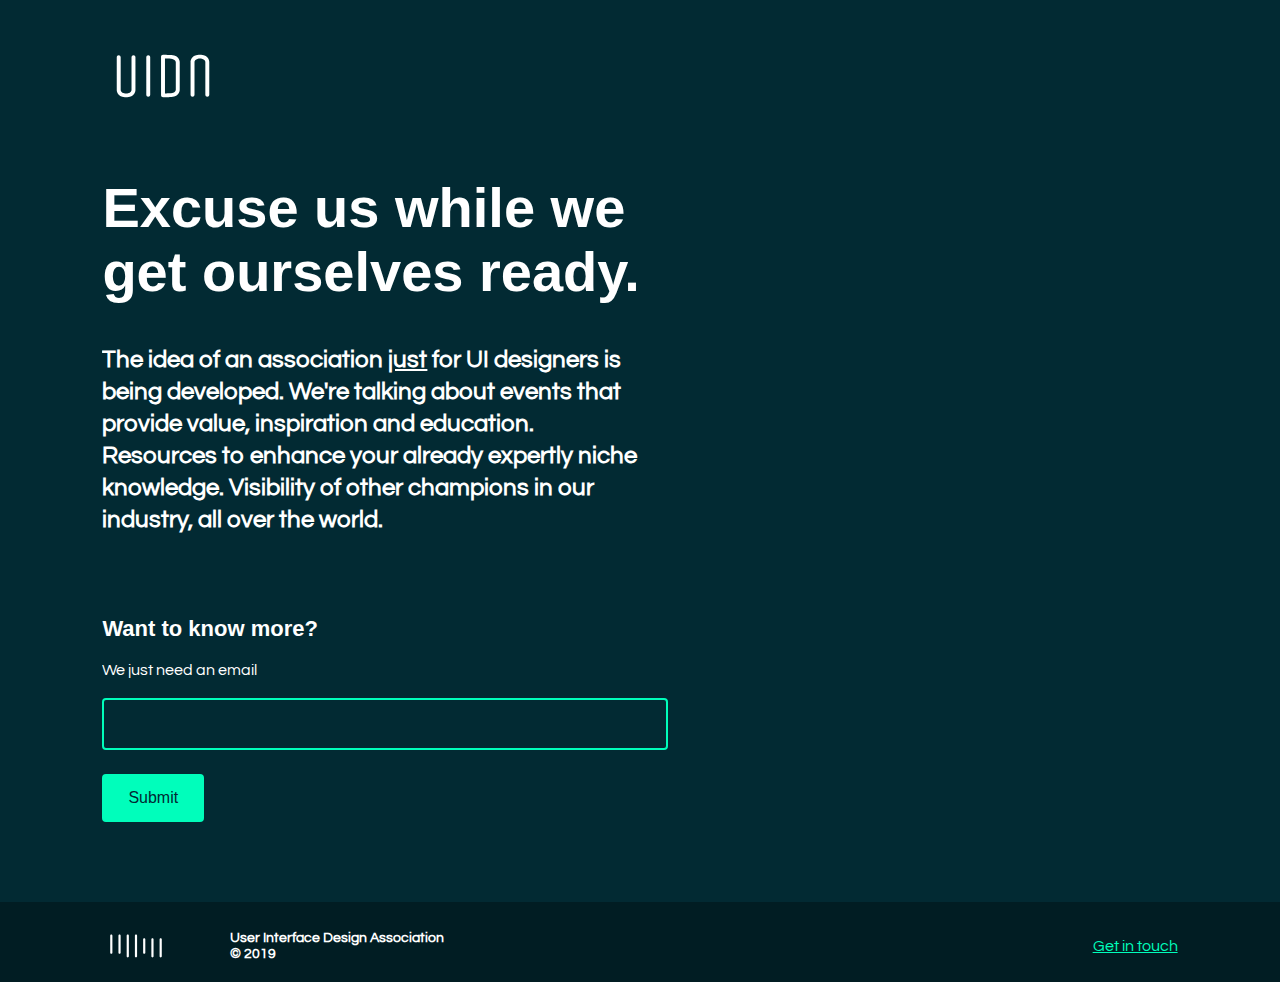
<file: index.html>
<?php
/*
 * ================
 * Error reporting.
 * ================
 */
error_reporting(E_ALL);
ini_set('display_errors', 0); // SET IT TO 0 ON A LIVE SERVER !!!

/*
 * ==================================================================
 * Execute operations upon form submit (store form data in date.csv).
 * ==================================================================
 */
include 'php/create-csv.php';
?>
<!DOCTYPE html>
<html>
    <head>
        <meta http-equiv="X-UA-Compatible" content="IE=edge,chrome=1" />
        <meta name="viewport" content="width=device-width, initial-scale=1, user-scalable=yes" />
        <meta charset="UTF-8" />
        <!-- The above 3 meta tags must come first in the head -->
        
        <title>User Interface Design Association</title>
    	<meta name="description" content="">
        <meta name="keywords" content="user, interface, design, association, uida, visual, designer, product, group, organisation, digital, screen, designers, melbourne, events, information, resources, case, studies, learn">
        <meta name="viewport" content="width=device-width, initial-scale=1.0">
        <meta charset="UTF-8">
        <link href="https://fonts.googleapis.com/css?family=Questrial&display=swap" rel="stylesheet">
        <link rel="stylesheet" type="text/css" href="style.css">
        <link rel="apple-touch-icon" sizes="180x180" href="/fav/apple-touch-icon.png">
        <link rel="icon" type="image/png" sizes="32x32" href="/fav/favicon-32x32.png">
        <link rel="icon" type="image/png" sizes="16x16" href="/fav/favicon-16x16.png">
        <link rel="manifest" href="/fav/site.webmanifest">
        <link rel="mask-icon" href="/fav/safari-pinned-tab.svg" color="#5bbad5">
        <meta name="msapplication-TileColor" content="#da532c">
        <meta name="theme-color" content="#ffffff">
        <!-- Global site tag (gtag.js) - Google Analytics -->
        <script async src="https://www.googletagmanager.com/gtag/js?id=UA-148032595-1"></script>
        <script>
          window.dataLayer = window.dataLayer || [];
          function gtag(){dataLayer.push(arguments);}
          gtag('js', new Date());
        
          gtag('config', 'UA-148032595-1');
        </script>

    </head>
    <body>
        <div id="wrapper">
        
            <div id="mainDiv">
                
                <div id="header">
                    <div class="logo">
            	        <a href="http://uida.co"><img src="img/UIDA-LogoMaster-01.svg" height="72px"></a>
                    </div>
                    <div id="headerRight"></div>
                </div>
                <div class="break40"></div>
                <div class="content">
                    <h1>Excuse us while we get ourselves ready.</h1>
                    <div class="break40"></div>
                    <h2>The idea of an association <strong>just</strong> for UI designers is being developed. We're talking about events that provide value, inspiration and education. Resources to enhance your already expertly niche knowledge. Visibility of other champions in our industry, all over the world.</h2>
                    <div class="break80"></div>
                    <div id="emailCap">
                        <form action="" method="post">
                            <h3>Want to know more?</h3>
                            <p>We just need an email</p>
                            <input required type="email" name="femail" id="femail">
                            <div class="break24"></div>
                            <input type="submit" name="submit" id="submit" value="Submit">
                        </form>
                    </div>
                </div>
            </div>
    	    <div class="break80"></div>
    	    <div id="bottomDiv">
    	    
        	    <div id= "footer">
            	    <div id="footerLogo">
            	        <img src="img/UIDA-LogoAlt-02.svg" height="40px" padding-right="64px">
            	    </div>
            	    <div id="footerLeft">
            	        <h6>User Interface Design Association<br>© 2019</h6>
            	    </div>
            	    <div id="footerRight">
            	        <div class="menu>">
                	        <a href="mailto:hello@uida.co">Get in touch</a>
                	    </div>
            	    </div>
            	</div>
    	    </div>
        </div>
    </body>
</html>
</file>
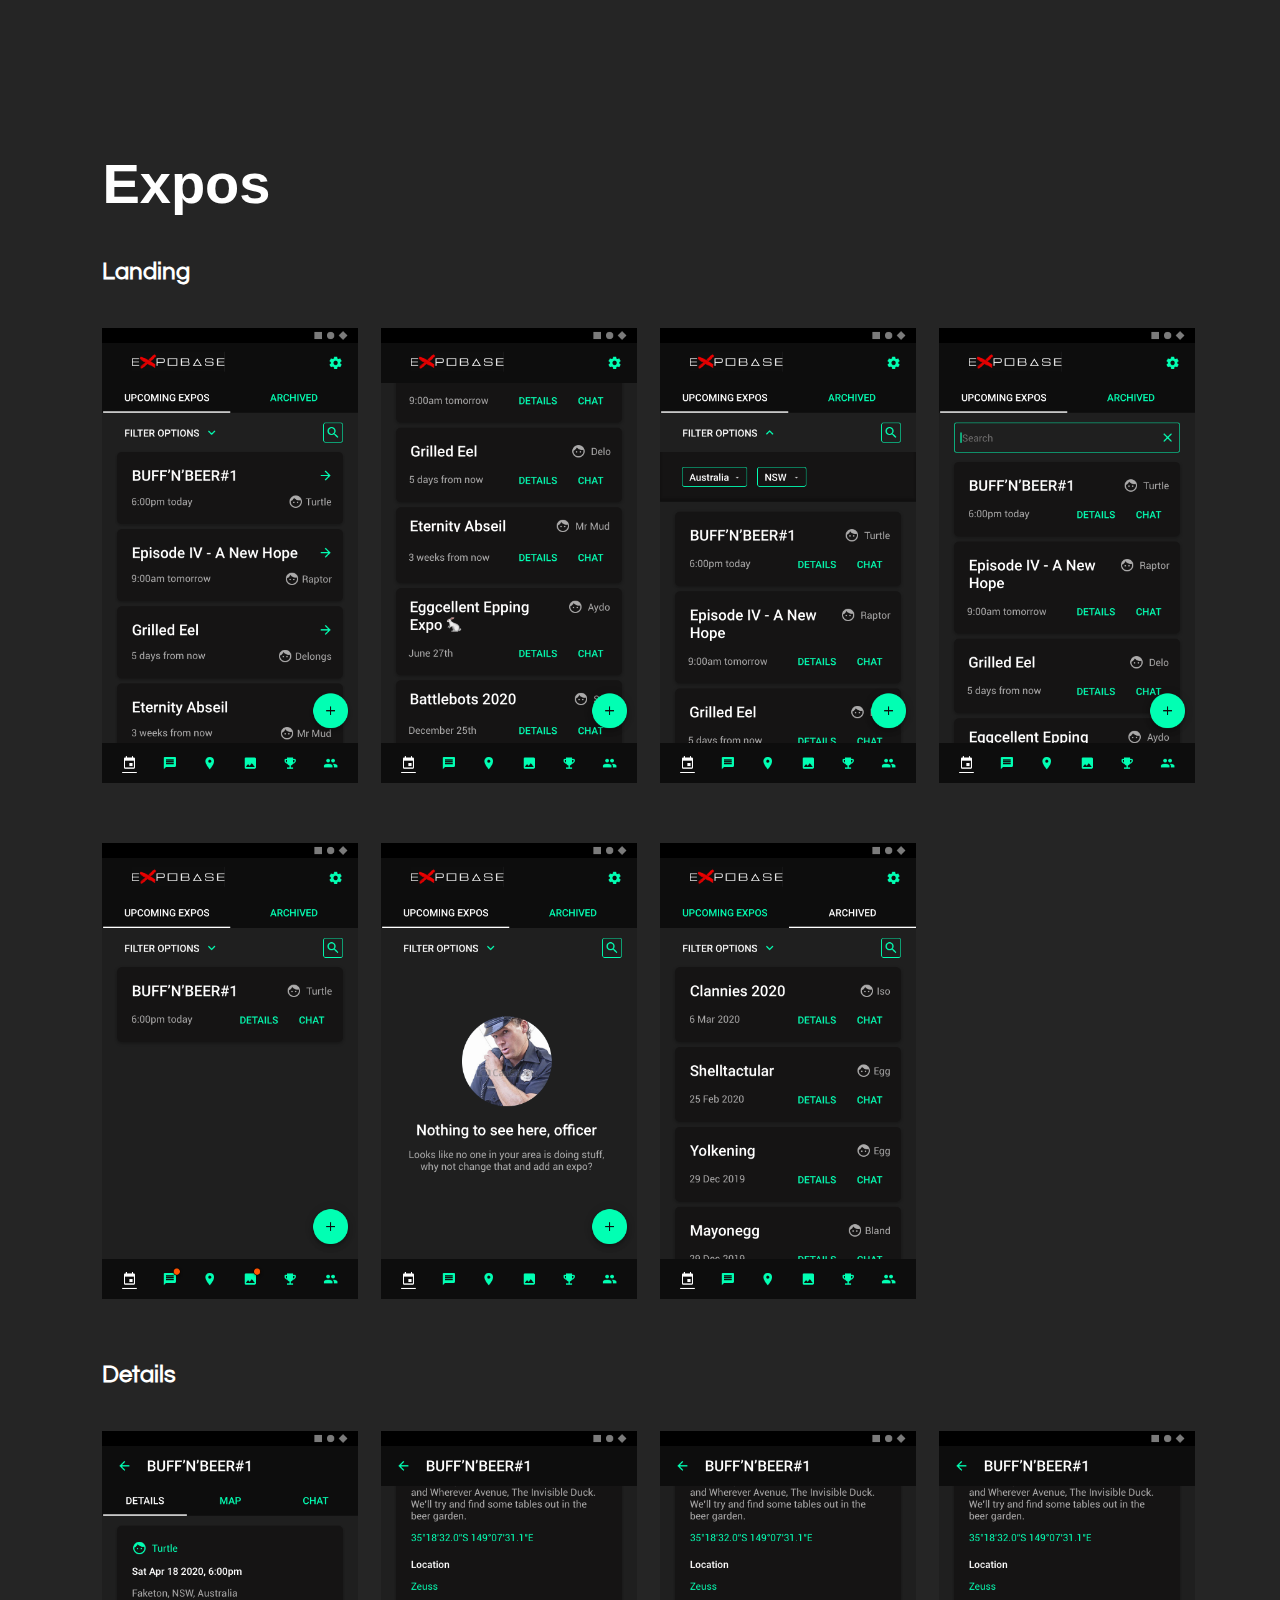
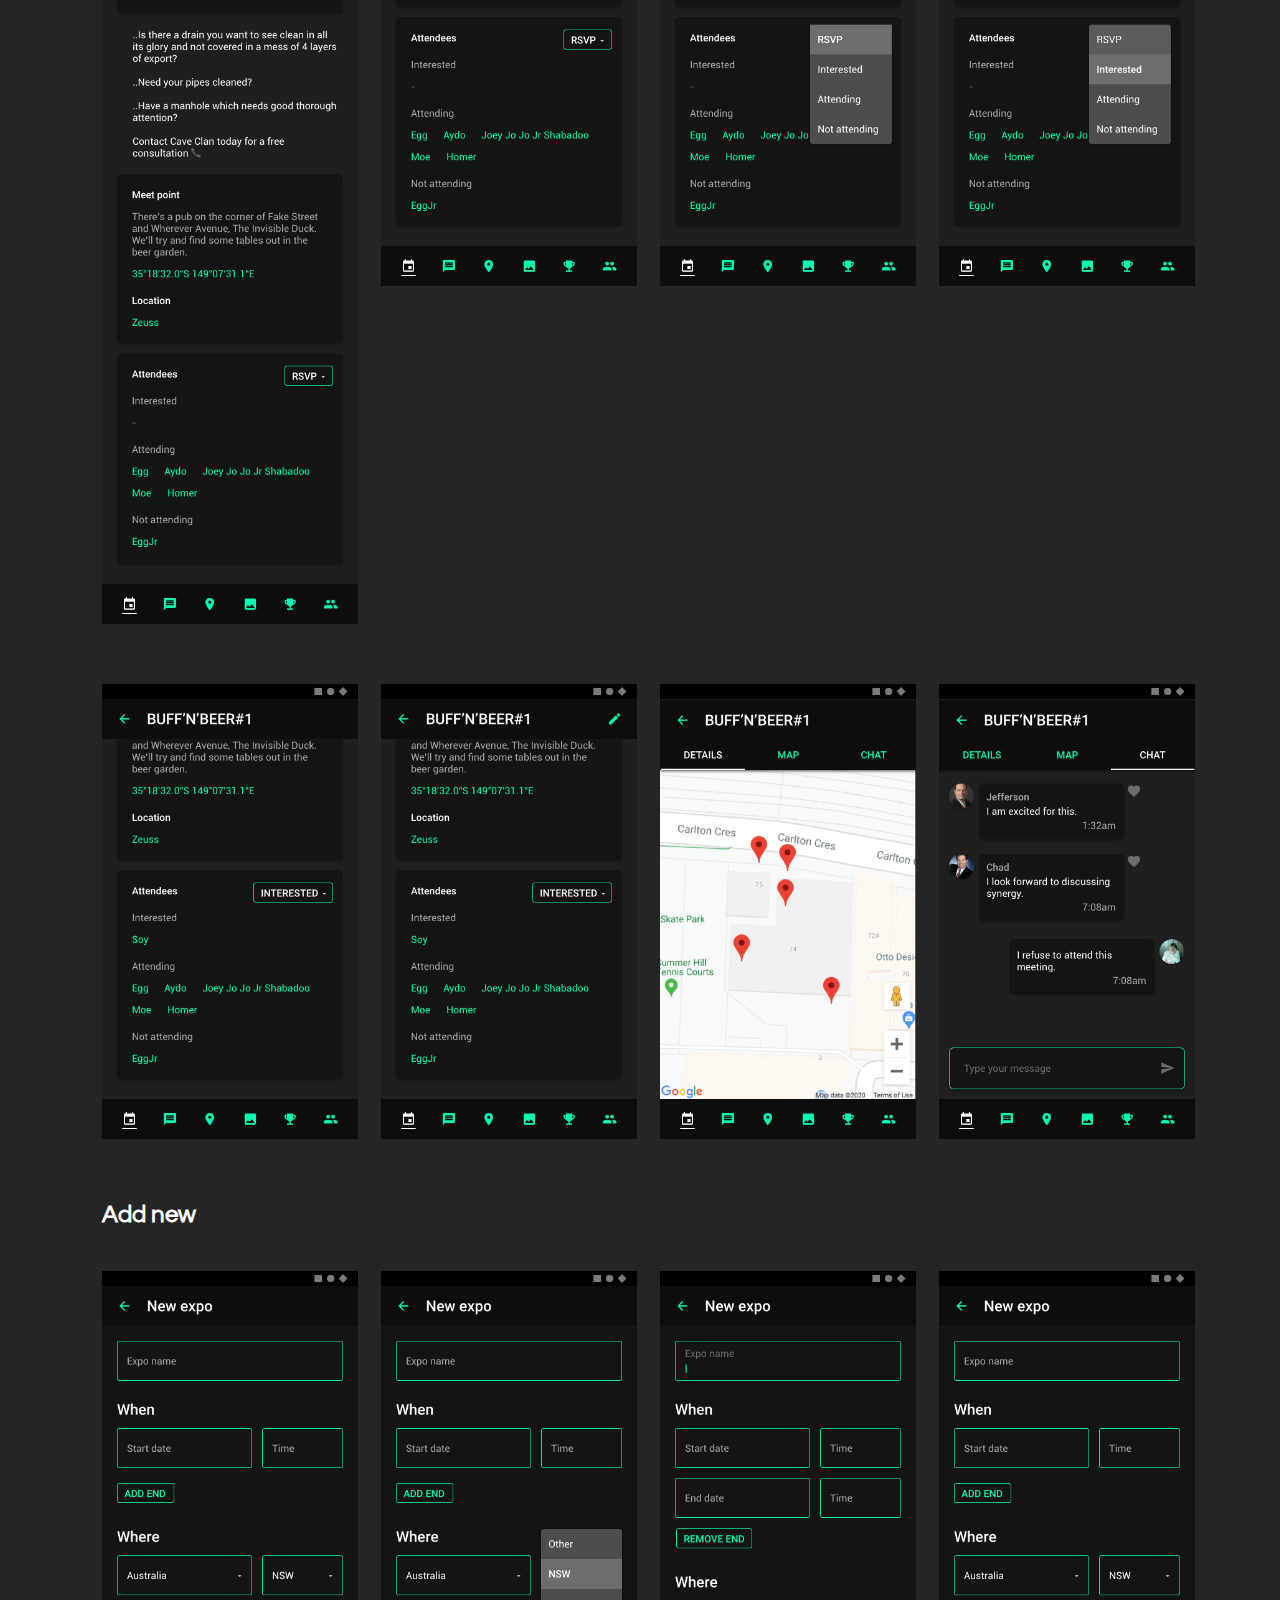
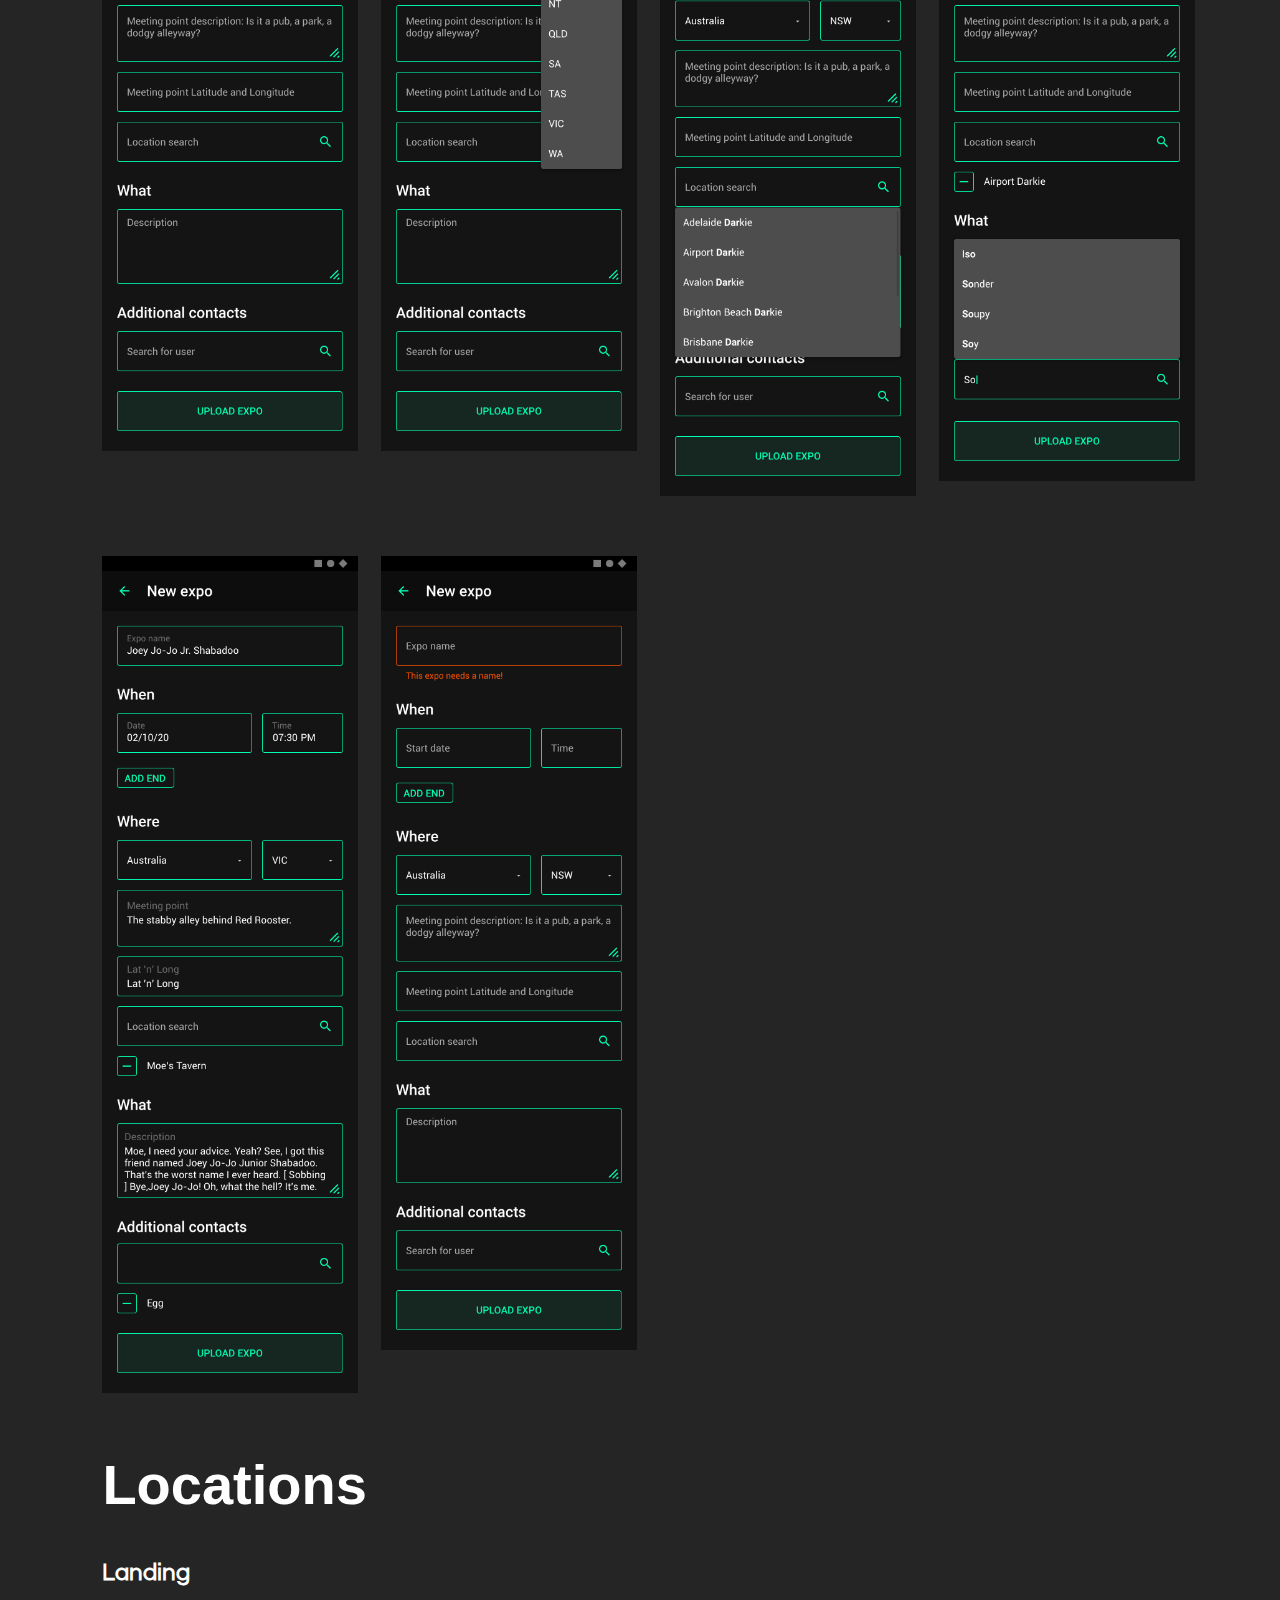
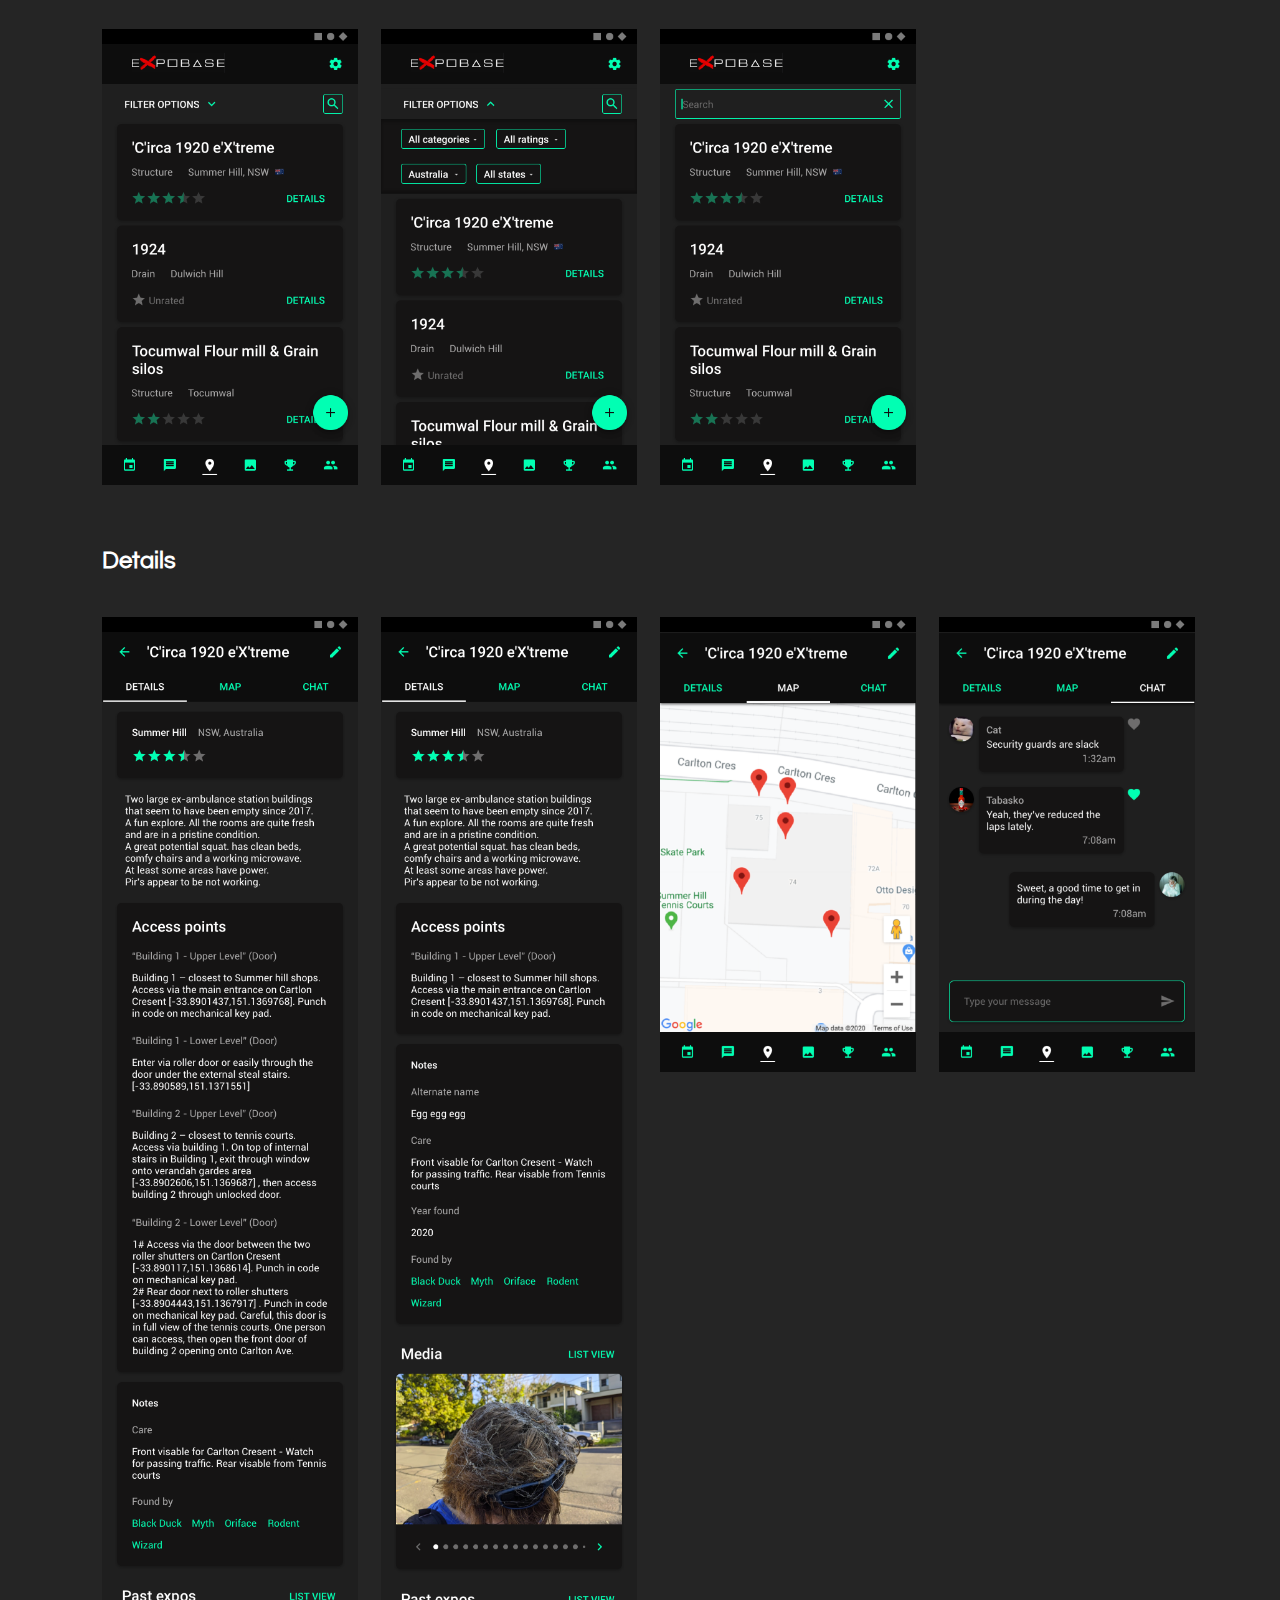
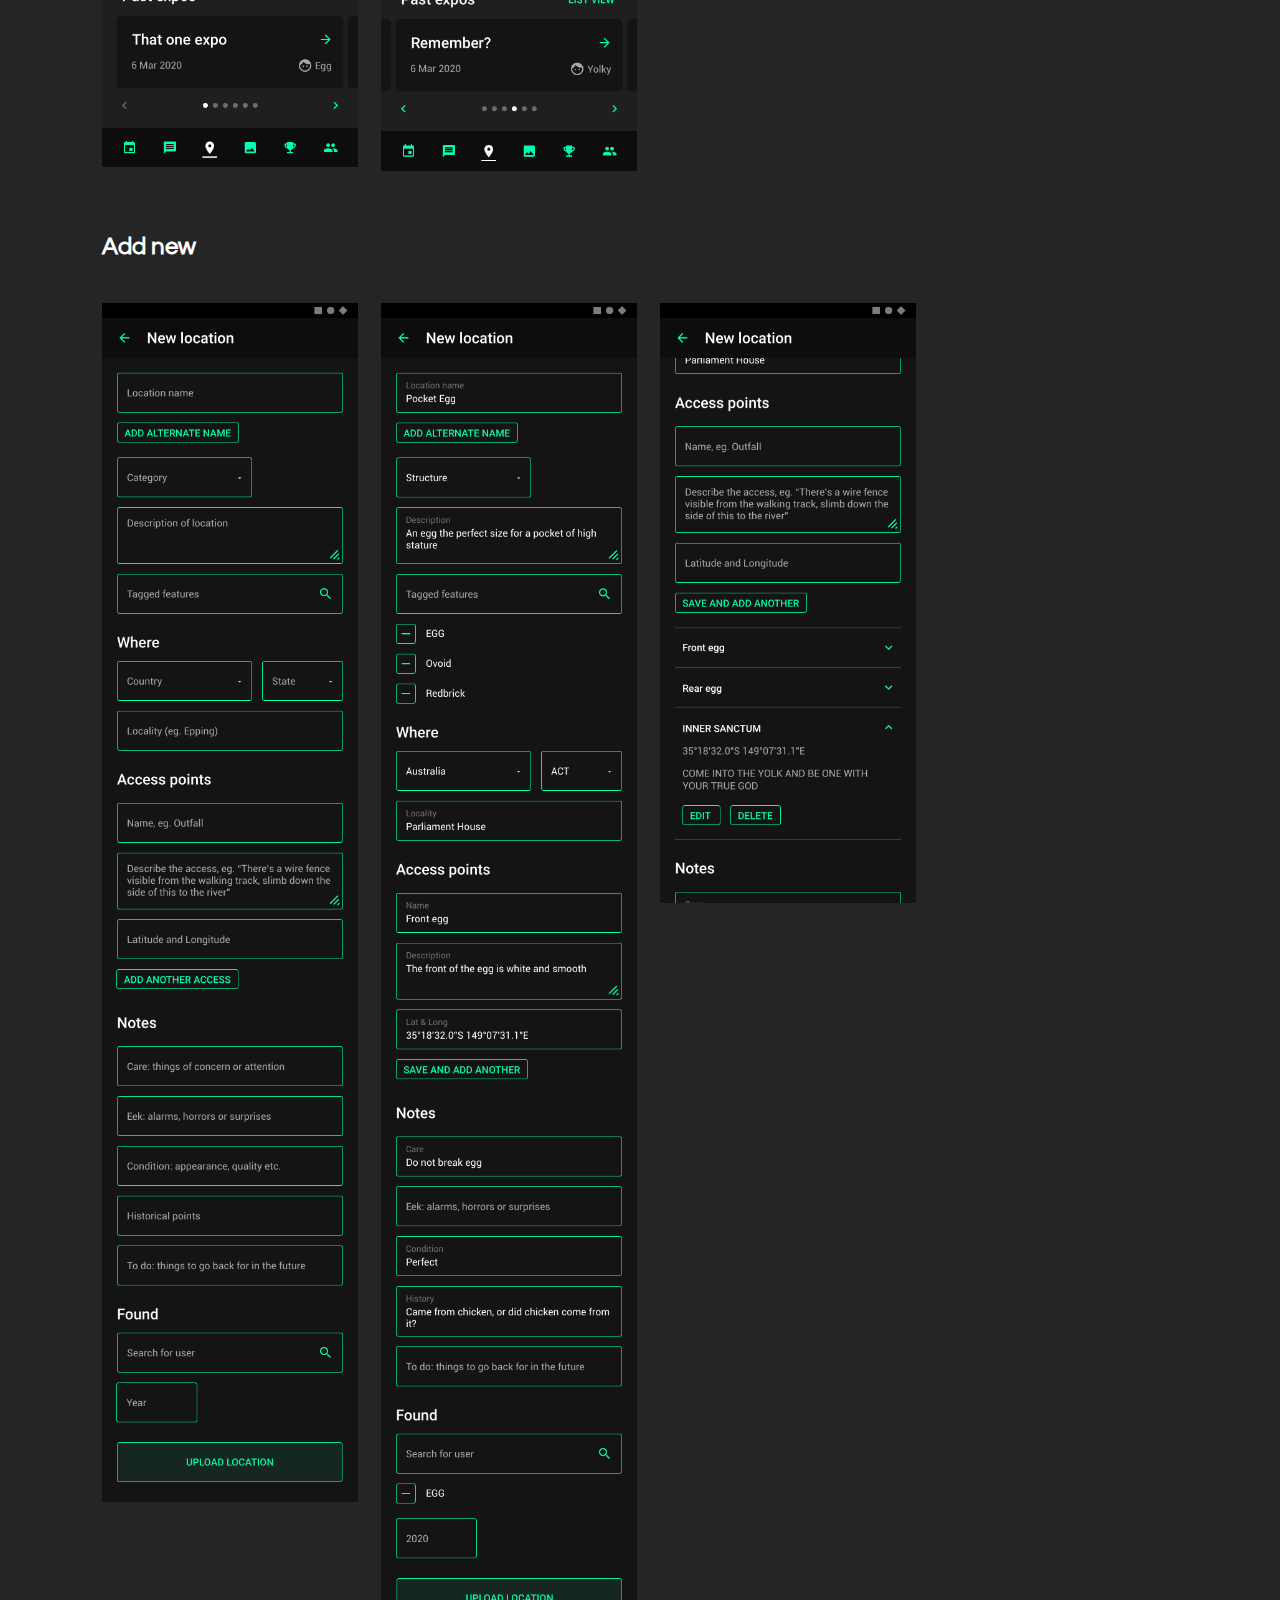
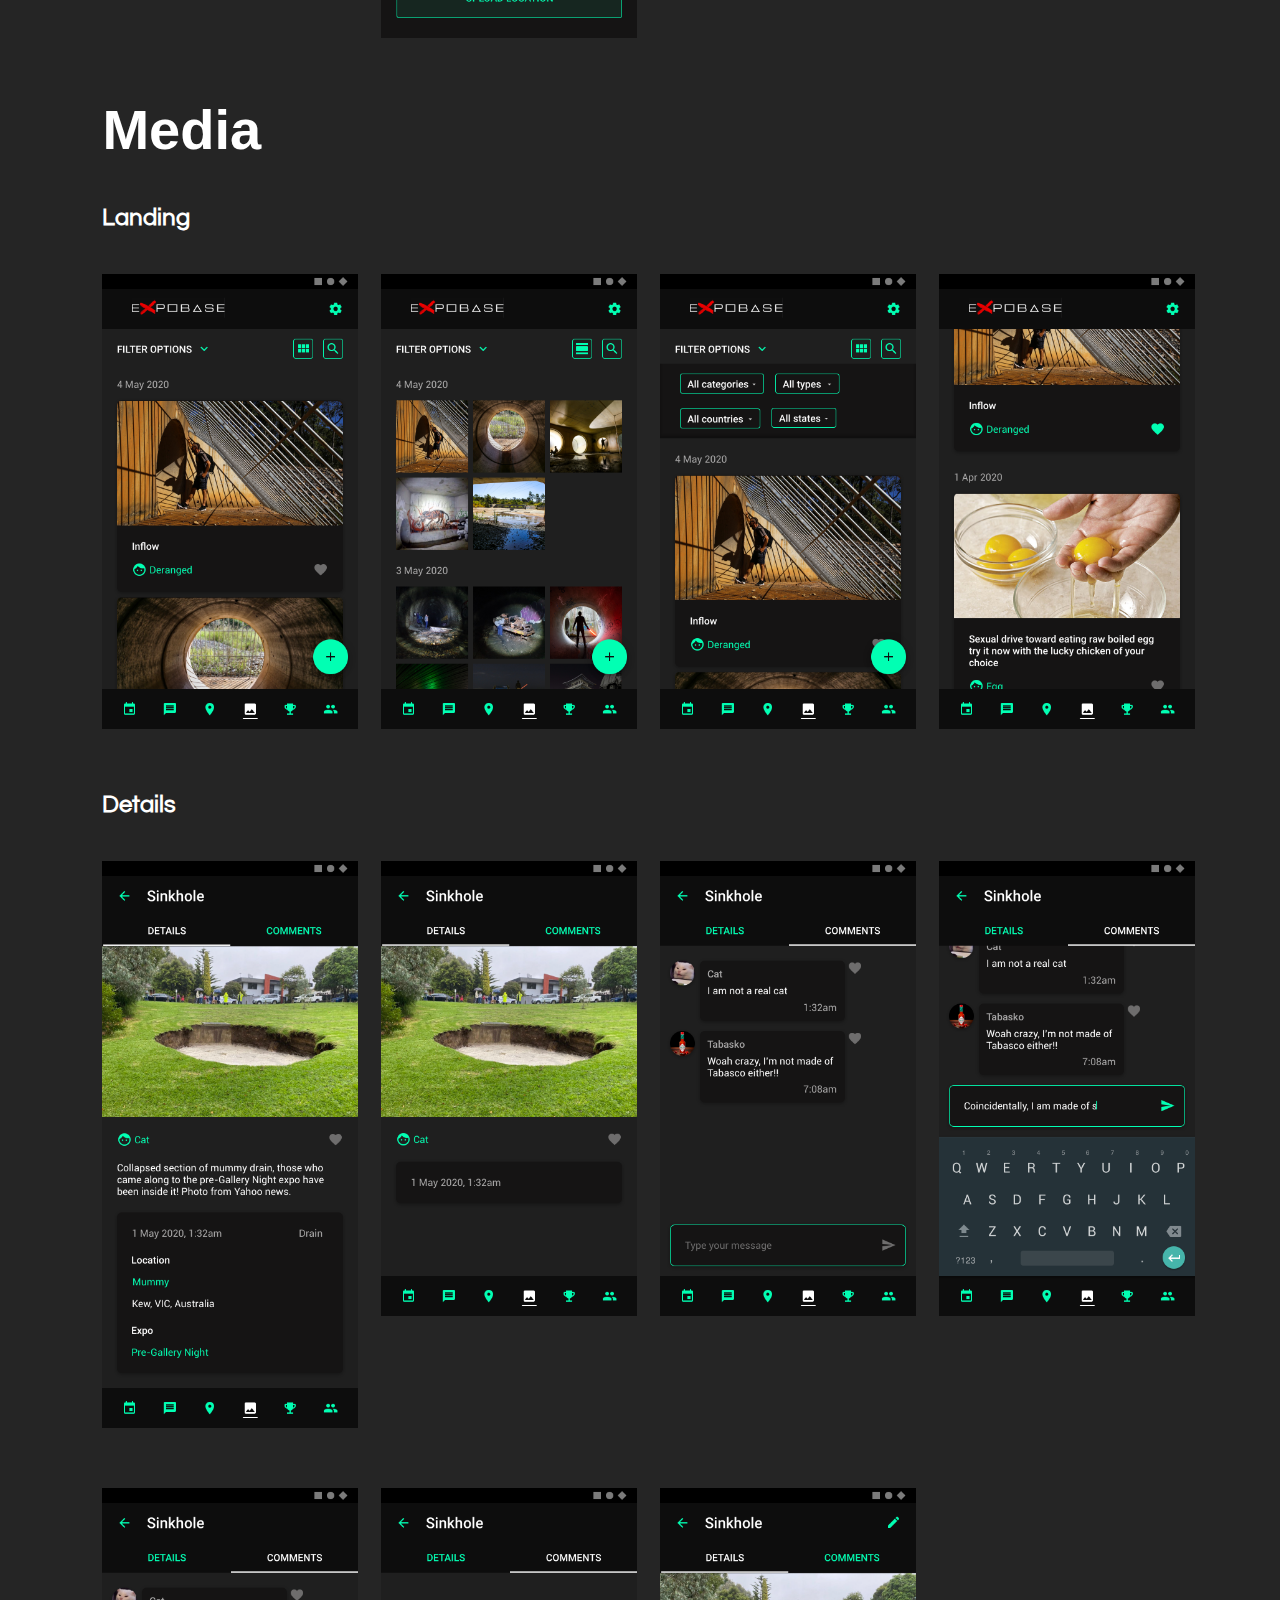
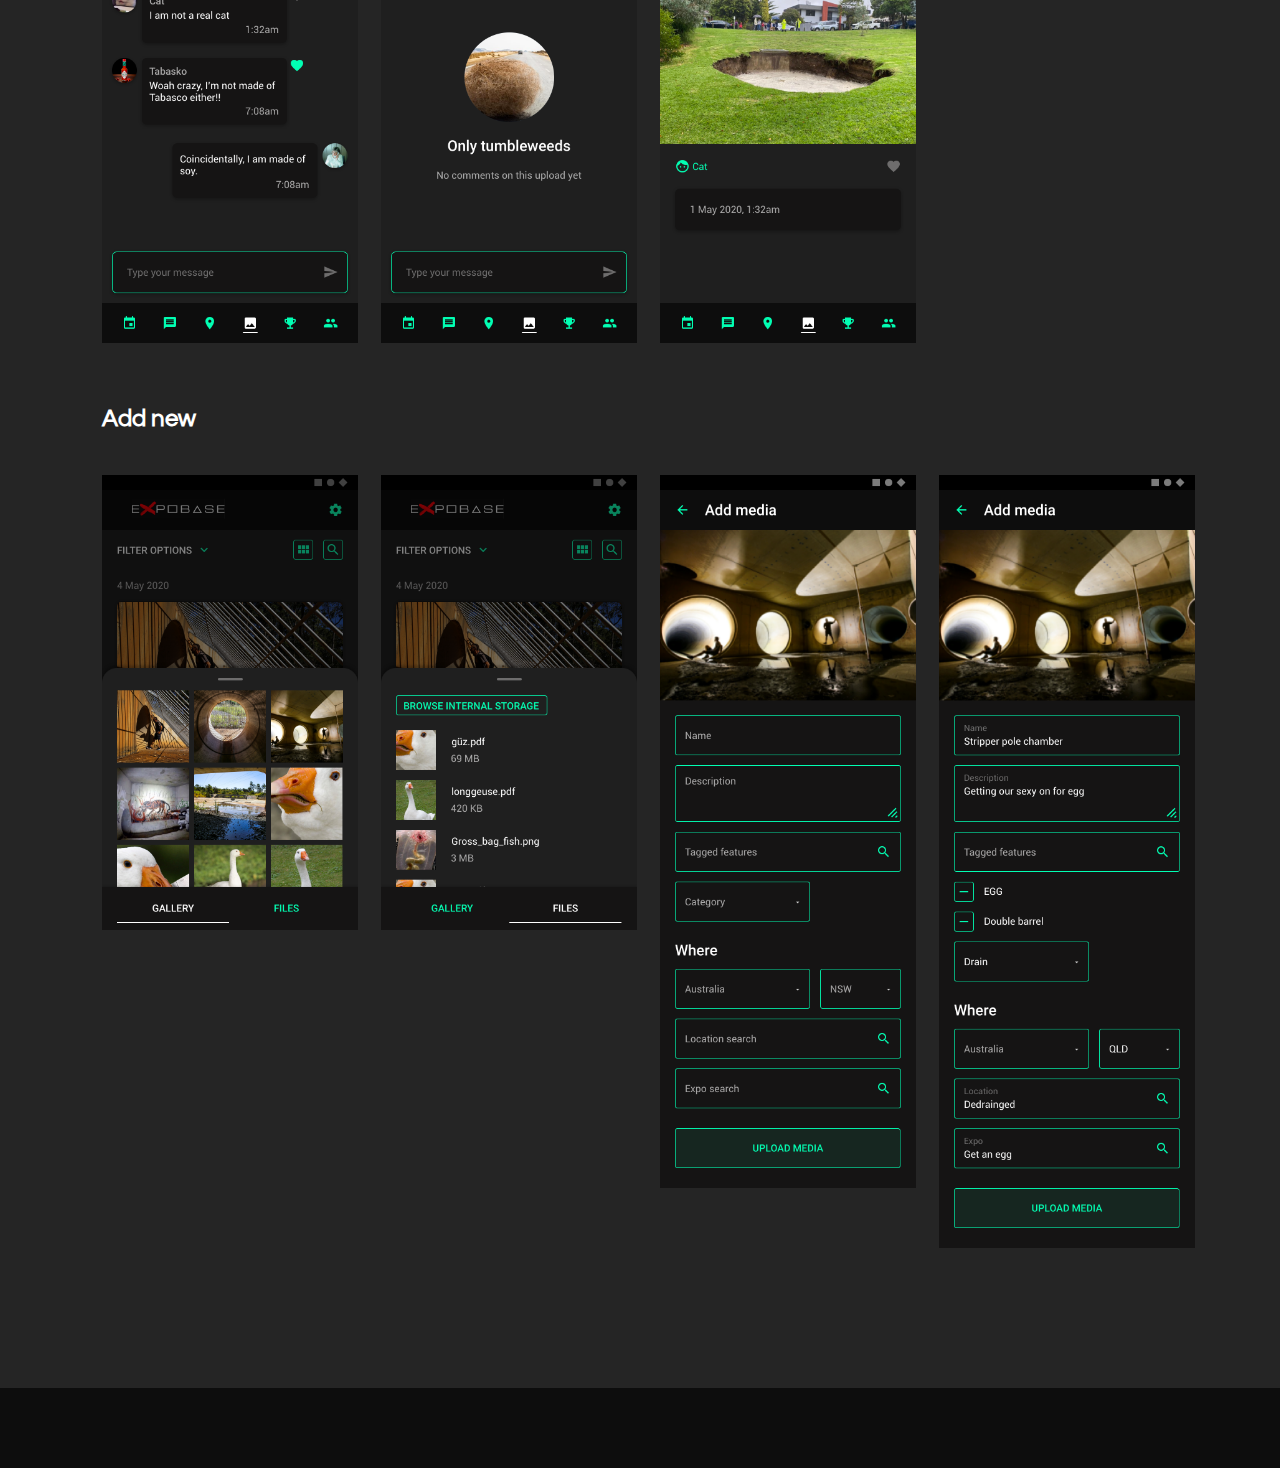
<file: eb.html>
<!DOCTYPE html>
<html>
    <head>
        <meta http-equiv="X-UA-Compatible" content="IE=edge,chrome=1" />
        <meta name="viewport" content="width=device-width, initial-scale=1, user-scalable=yes" />
        <meta charset="UTF-8" />
        <!-- The above 3 meta tags must come first in the head -->
        
        <title>User Interface Design Association</title>
    	<meta name="description" content="">
        <meta name="keywords" content="user, interface, design, association, uida, visual, designer, product, group, organisation, digital, screen, designers, melbourne, events, information, resources, case, studies, learn">
        <meta name="viewport" content="width=device-width, initial-scale=1.0">
        <meta charset="UTF-8">
        <link href="https://fonts.googleapis.com/css?family=Questrial&display=swap" rel="stylesheet">
        <link href="https://fonts.googleapis.com/css2?family=Roboto:wght@400;500&display=swap" rel="stylesheet">
        <link rel="stylesheet" type="text/css" href="style.css">
        <link rel="apple-touch-icon" sizes="180x180" href="/fav/apple-touch-icon.png">
        <link rel="icon" type="image/png" sizes="32x32" href="/fav/favicon-32x32.png">
        <link rel="icon" type="image/png" sizes="16x16" href="/fav/favicon-16x16.png">
        <link rel="manifest" href="/fav/site.webmanifest">
        <link rel="mask-icon" href="/fav/safari-pinned-tab.svg" color="#5bbad5">
        <meta name="msapplication-TileColor" content="#da532c">
        <meta name="theme-color" content="#ffffff">
        <!-- Global site tag (gtag.js) - Google Analytics -->
        <script async src="https://www.googletagmanager.com/gtag/js?id=UA-148032595-1"></script>
        <script>
          window.dataLayer = window.dataLayer || [];
          function gtag(){dataLayer.push(arguments);}
          gtag('js', new Date());
        
          gtag('config', 'UA-148032595-1');
        </script>

    </head>
    <body style="background-color: #252525;">
        <div id="wrapper">
        
            <div id="eb">
                <div id="header"></div>

                    <h1>Expos</h1>
                    <div class="break40"></div>

                        <h2>Landing</h2>
                        <div class="break40"></div>
                        <img src="img/eb/EX0101-upcoming@2x.png" title="Upcoming">
                        <img src="img/eb/EX0102-upcoming-onScroll@2x.png" title="Tabs disappear on scroll">
                        <img src="img/eb/EX0103-upcoming-filter@2x.png" title="Filter accordion">
                        <img src="img/eb/EX0104-search@2x.png" title="Search behaviour">
                        <img src="img/eb/EX0105-badge@2x.png" title="Notification badges">
                        <img src="img/eb/EX0105-empty@2x.png" title="Empty state">
                        <img src="img/eb/EX0106-archived@2x.png" title="Archived expos">

                        <h2>Details</h2>
                        <div class="break40"></div>
                        <img src="img/eb/EX0201-details@2x.png" title="Expo details">
                        <img src="img/eb/EX0202-details-scroll@2x.png" title="Tabs disappear on scroll">
                        <img src="img/eb/EX0203-details-rsvp-1@2x.png" title="Opening rsvp dropdown">
                        <img src="img/eb/EX0204-details-rsvp-2@2x.png" title="Changing rsvp selection">
                        <img src="img/eb/EX0205-details-rsvp-3@2x.png" title="RSVP updated">
                        <img src="img/eb/EX0206-details-admin@2x.png" title="If user created expo they will see the edit icon in app bar">
                        <img src="img/eb/EX0207-details-map@2x.png" title="Map showing meeting point and location/s markers">
                        <img src="img/eb/EX0208-details-chat@2x.png" title="Chatty">

                        <h2>Add new</h2>
                        <div class="break40"></div>
                        <img src="img/eb/EX0301-addNew-empty@2x.png" title="Add new empty">
                        <img src="img/eb/EX0302-addNew-state@2x.png" title="State selector">
                        <img src="img/eb/EX0303-addNew-searchLoc@2x.png" title="Location search">
                        <img src="img/eb/EX0304-addNew-addLocs@2x.png" title="Location added, plus user search">
                        <img src="img/eb/EX0305-addNew-filled@2x.png" title="Filled fields">
                        <img src="img/eb/EX0306-addNew-error@2x.png" title="Error behaviour">
                    
                    <h1>Locations</h1>
                    <div class="break40"></div>

                        <h2>Landing</h2>
                        <div class="break40"></div>
                        <img src="img/eb/LO0101-landing@2x.png" title="Location list landing">
                        <img src="img/eb/LO0101-landingFilterOpen@2x.png" title="Filter options">
                        <img src="img/eb/LO0103-search@2x.png" title="Search behaviour">

                        <h2>Details</h2>
                        <div class="break40"></div>
                        <img src="img/eb/LO0201-details@2x.png" title="">
                        <img src="img/eb/LO0202-details@2x.png" title="">
                        <img src="img/eb/LO0203-map@2x.png" title="Map">
                        <img src="img/eb/LO0204-chat@2x.png" title="Chatty">

                        <h2>Add new</h2>
                        <div class="break40"></div>
                        <img src="img/eb/LO0301-newLoc-empty@2x.png" title="Add new empty">
                        <img src="img/eb/LO0302-newLoc-filled@2x.png" title="Add new empty">
                        <img src="img/eb/LO0303-newLoc-access@2x.png" title="Add new empty">

                    <h1>Media</h1>
                    <div class="break40"></div>
    
                        <h2>Landing</h2>
                        <div class="break40"></div>
                        <img src="img/eb/ME0101-landing-cards@2x.png" title="Media landing page, card view">
                        <img src="img/eb/ME0102-landing-grid@2x.png" title="Media landing page, grid view">
                        <img src="img/eb//ME0103-landing-filters@2x.png" title="Media filters">
                        <img src="img/eb/ME0104-landing-scroll@2x.png" title="Media scroll behaviour, long titles">

                        <h2>Details</h2>
                        <div class="break40"></div>
                        <img src="img/eb/ME0201-details-most@2x.png" title="Most possible details for media uploads">
                        <img src="img/eb/ME0202-details-least@2x.png" title="Least possible details for media uploads">
                        <img src="img/eb/ME0203-details-comments@2x.png" title="Comment tab with comments">
                        <img src="img/eb/ME0204-details-addcomment@2x.png" title="Adding a comment">
                        <img src="img/eb/ME0205-details-commentself@2x.png" title="Viewing a comment you've made">
                        <img src="img/eb/ME0206-details-comments-empty@2x.png" title="No comment">
                        <img src="img/eb/ME0207-details-admin@2x.png" title="Edit ability for uploader">

                        <h2>Add new</h2>
                        <div class="break40"></div>
                        <img src="img/eb/ME0301-addnew-gallery@2x.png" title="Add from gallery">
                        <img src="img/eb/ME0302-addnew-files@2x.png" title="Add from files">
                        <img src="img/eb/ME0303-newMedia-empty@2x.png" title="Media details">
                        <img src="img/eb/ME0304-newMedia-filled@2x.png" title="Media details filled">
                </div>
            </div>
    	    <div class="break80"></div>
    	    <div id="bottomDiv" style="background-color: #0D0D0D;">
    	    
        	    <div id= "footer">
            	</div>
    	    </div>
        </div>
    </body>
</html>
</file>
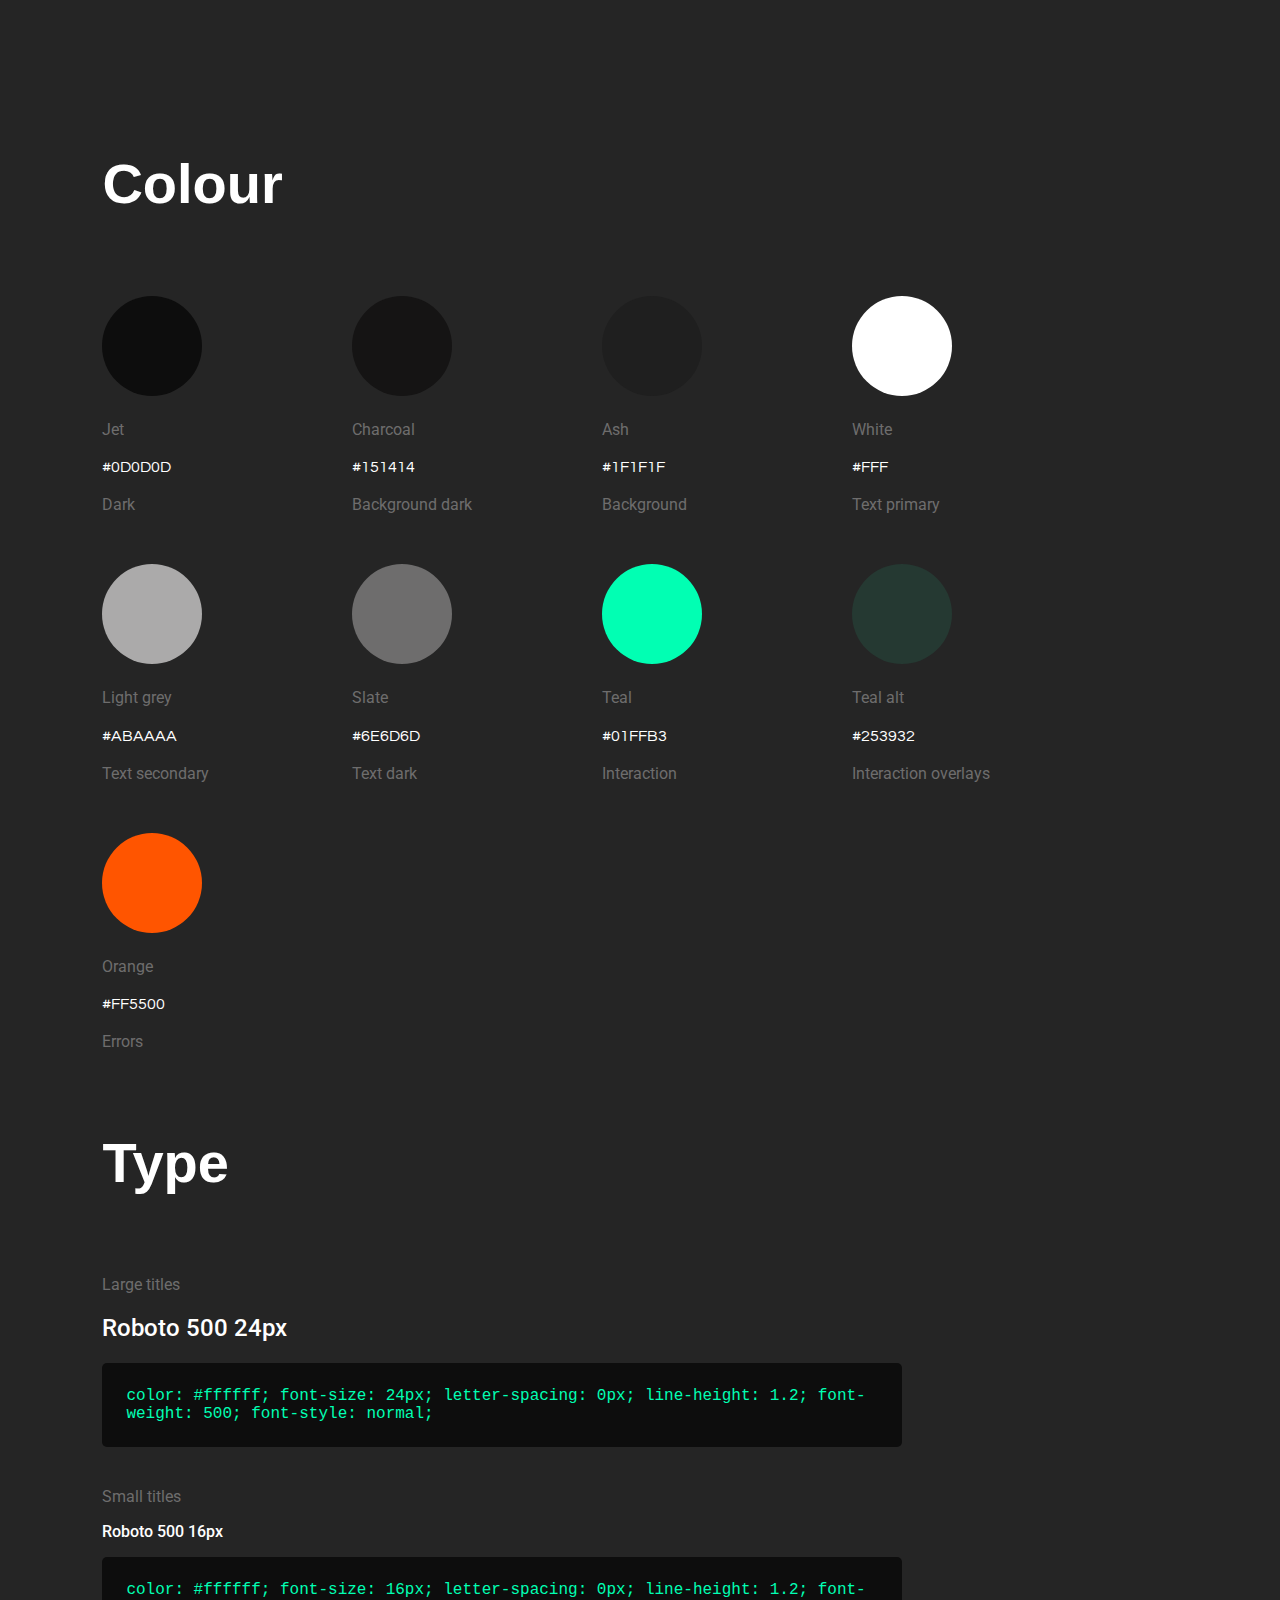
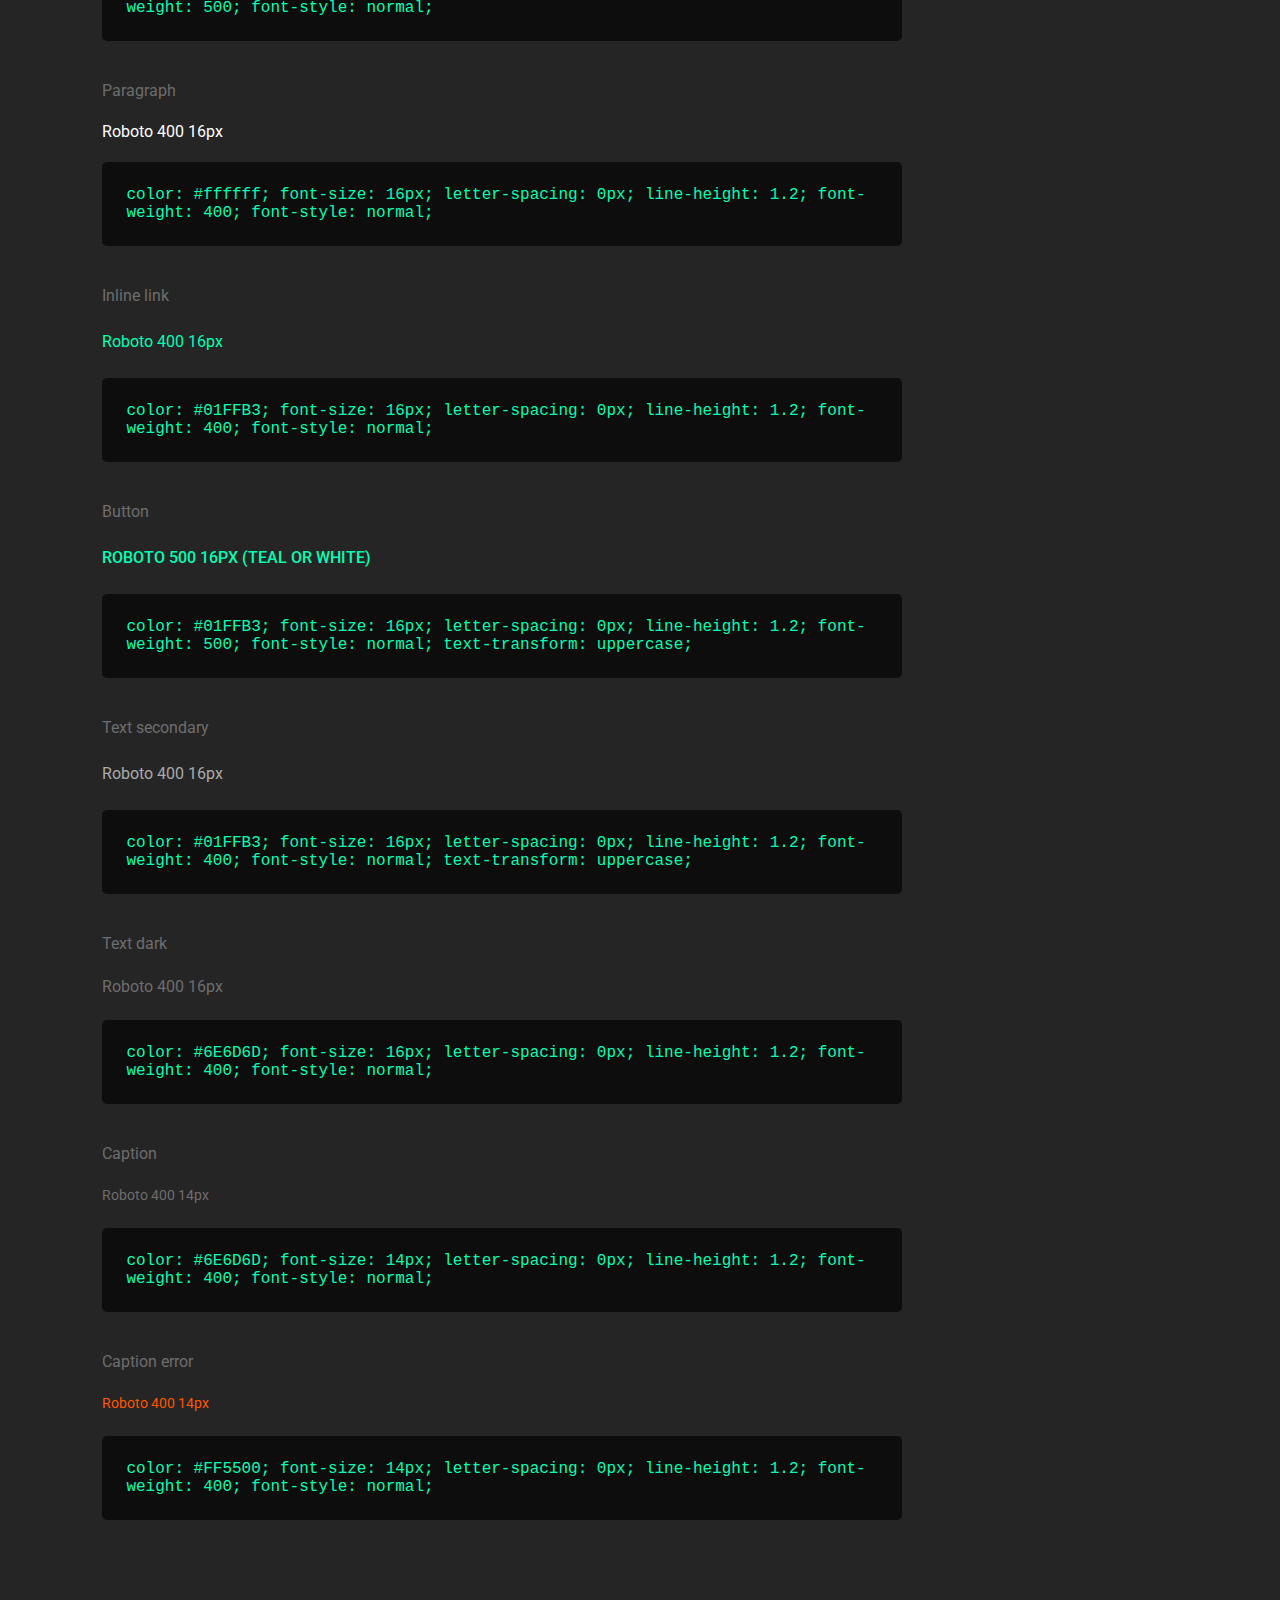
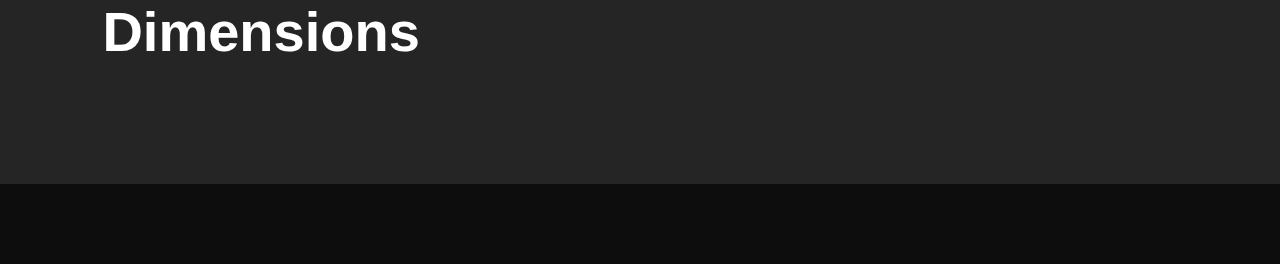
<file: ebcomp.html>
<!DOCTYPE html>
<html>
    <head>
        <meta http-equiv="X-UA-Compatible" content="IE=edge,chrome=1" />
        <meta name="viewport" content="width=device-width, initial-scale=1, user-scalable=yes" />
        <meta charset="UTF-8" />
        <!-- The above 3 meta tags must come first in the head -->
        
        <title>User Interface Design Association</title>
    	<meta name="description" content="">
        <meta name="keywords" content="user, interface, design, association, uida, visual, designer, product, group, organisation, digital, screen, designers, melbourne, events, information, resources, case, studies, learn">
        <meta name="viewport" content="width=device-width, initial-scale=1.0">
        <meta charset="UTF-8">
        <link href="https://fonts.googleapis.com/css?family=Questrial&display=swap" rel="stylesheet">
        <link href="https://fonts.googleapis.com/css2?family=Roboto:wght@400;500&display=swap" rel="stylesheet">
        <link rel="stylesheet" type="text/css" href="comps.css">
        <link rel="apple-touch-icon" sizes="180x180" href="/fav/apple-touch-icon.png">
        <link rel="icon" type="image/png" sizes="32x32" href="/fav/favicon-32x32.png">
        <link rel="icon" type="image/png" sizes="16x16" href="/fav/favicon-16x16.png">
        <link rel="manifest" href="/fav/site.webmanifest">
        <link rel="mask-icon" href="/fav/safari-pinned-tab.svg" color="#5bbad5">
        <meta name="msapplication-TileColor" content="#da532c">
        <meta name="theme-color" content="#ffffff">
        <!-- Global site tag (gtag.js) - Google Analytics -->
        <script async src="https://www.googletagmanager.com/gtag/js?id=UA-148032595-1"></script>
        <script>
          window.dataLayer = window.dataLayer || [];
          function gtag(){dataLayer.push(arguments);}
          gtag('js', new Date());
        
          gtag('config', 'UA-148032595-1');
        </script>

    </head>
    <body style="background-color: #252525;">
        <div id="wrapper">
        
            <div id="eb">
                <div id="header"></div>

                    <h1>Colour</h1>
                        <div class="break80"></div>
                        <div class="colours">
                            <div class="grid-item">
                                <div class="circle" style="background-color: #0D0D0D;"></div>
                                <h6>Jet</h6><p>#0D0D0D</p><h6>Dark</h6>
                            </div>
                            <div class="grid-item">
                                <div class="circle" style="background-color: #151414;"></div>
                                <h6>Charcoal</h6><p>#151414</p><h6>Background dark</h6>
                            </div>
                            <div class="grid-item">
                                <div class="circle" style="background-color: #1F1F1F;"></div>
                                <h6>Ash</h6><p>#1F1F1F</p><h6>Background</h6>
                            </div>
                            <div class="grid-item">
                                <div class="circle" style="background-color: #fff;"></div>
                                <h6>White</h6><p>#FFF</p><h6>Text primary</h6>
                            </div>
                            <div class="grid-item">
                                <div class="circle" style="background-color: #ABAAAA;"></div>
                                <h6>Light grey</h6><p>#ABAAAA</p><h6>Text secondary</h6>
                            </div>
                            <div class="grid-item">
                                <div class="circle" style="background-color: #6E6D6D;"></div>
                                <h6>Slate</h6><p>#6E6D6D</p><h6>Text dark</h6>
                            </div>
                            <div class="grid-item">
                                <div class="circle" style="background-color: #01FFB3;"></div>
                                <h6>Teal</h6><p>#01FFB3</p><h6>Interaction</h6>
                            </div>
                            <div class="grid-item">
                                <div class="circle" style="background-color: #253932;"></div>
                                <h6>Teal alt</h6><p>#253932</p><h6>Interaction overlays</h6>
                            </div>
                            <div class="grid-item">
                                <div class="circle" style="background-color: #FF5500;"></div>
                                <h6>Orange</h6><p>#FF5500</p><h6>Errors</h6>
                            </div>
                        </div>
                        <div class="break80"></div>
                    <h1>Type</h1>
                        <div class="break80"></div>
                        <div id="type">
                            <h6>Large titles</h6>
                            <h2>Roboto 500 24px</h2>
                            <div id="codeyBoys">
                                color: #ffffff;
                                    font-size: 24px;
                                    letter-spacing: 0px;
                                    line-height: 1.2;
                                    font-weight: 500;
                                    font-style: normal;
                            </div>
                                <div class="break40"></div>
                            <h6>Small titles</h6>
                            <h3>Roboto 500 16px</h3>
                            <div id="codeyBoys">
                                color: #ffffff;
                                    font-size: 16px;
                                    letter-spacing: 0px;
                                    line-height: 1.2;
                                    font-weight: 500;
                                    font-style: normal;
                            </div>
                                <div class="break40"></div>
                            <h6>Paragraph</h6>
                            <h4>Roboto 400 16px</h4>
                            <div id="codeyBoys">
                                color: #ffffff;
                                    font-size: 16px;
                                    letter-spacing: 0px;
                                    line-height: 1.2;
                                    font-weight: 400;
                                    font-style: normal;
                            </div>
                            <div class="break40"></div>
                            <h6>Inline link</h6>
                            <h5>Roboto 400 16px</h5>
                            <div id="codeyBoys">
                                color: #01FFB3;
                                    font-size: 16px;
                                    letter-spacing: 0px;
                                    line-height: 1.2;
                                    font-weight: 400;
                                    font-style: normal;
                            </div>
                            <div class="break40"></div>
                            <h6>Button</h6>
                            <h5 style="text-transform: uppercase; font-weight: 500;">Roboto 500 16px (Teal or White)</h5>
                            <div id="codeyBoys">
                                color: #01FFB3;
                                    font-size: 16px;
                                    letter-spacing: 0px;
                                    line-height: 1.2;
                                    font-weight: 500;
                                    font-style: normal;
                                    text-transform: uppercase;
                            </div>
                            <div class="break40"></div>
                            <h6>Text secondary</h6>
                            <h5 style="color:#ABAAAA;">Roboto 400 16px</h5>
                            <div id="codeyBoys">
                                color: #01FFB3;
                                    font-size: 16px;
                                    letter-spacing: 0px;
                                    line-height: 1.2;
                                    font-weight: 400;
                                    font-style: normal;
                                    text-transform: uppercase;
                            </div>
                            <div class="break40"></div>
                            <h6>Text dark</h6>
                            <h6 style="margin: 24px 0px 24px 0px;">Roboto 400 16px</h6>
                            <div id="codeyBoys">
                                color: #6E6D6D;
                                    font-size: 16px;
                                    letter-spacing: 0px;
                                    line-height: 1.2;
                                    font-weight: 400;
                                    font-style: normal;
                            </div>
                            <div class="break40"></div>
                            <h6>Caption</h6>
                            <h6 style="margin: 24px 0px 24px 0px; font-size: 14px">Roboto 400 14px</h6>
                            <div id="codeyBoys">
                                color: #6E6D6D;
                                    font-size: 14px;
                                    letter-spacing: 0px;
                                    line-height: 1.2;
                                    font-weight: 400;
                                    font-style: normal;
                            </div>
                            <div class="break40"></div>
                            <h6>Caption error</h6>
                            <h6 style="margin: 24px 0px 24px 0px; font-size: 14px; color:#FF5500">Roboto 400 14px</h6>
                            <div id="codeyBoys">
                                color: #FF5500;
                                    font-size: 14px;
                                    letter-spacing: 0px;
                                    line-height: 1.2;
                                    font-weight: 400;
                                    font-style: normal;
                            </div>
                        </div>
                    <div class="break80"></div>
                    <h1>Dimensions</h1>
                    <div class="break40"></div>
                </div>
            </div>
    	    <div class="break80"></div>
    	    <div id="bottomDiv" style="background-color: #0D0D0D;">
    	    
        	    <div id= "footer">
            	</div>
    	    </div>
        </div>
    </body>
</html>
</file>
<file: style.css>
/* Structure */
body {
	font-family: 'Questrial', sans-serif;
	font-size: 16px;
	background-color: #022A33;
	padding: 0;
	margin: 0;
}

#wrapper {
    height: 100%;
    width: 100%;
    overflow-x: hidden;
}

#mainDiv {
    max-width: 1800px;
    height: 100%;
    margin-left: 8%;
    margin-right: 8%;
    overflow-x: hidden;
}

#eb {
    width: 100%;
    height: 100%;
    margin-left: 8%;

}

#ebdesk {
    width: 100%;
    height: 100%;
    margin-left: 8%;

}

#eb img {
    max-width: 20%; 
    padding: 0px 20px 60px 0px; 
    vertical-align: text-top;
}

#ebdesk img {
    max-width: 80%; 
    padding: 0px 20px 60px 0px; 
    vertical-align: text-top;
}

.colours {
    display: grid;
    grid-template-columns: 25% 25% 25% 25%;
    grid-gap: 50px;
    max-width: 1000px;
  }

.circle {
    width: 100px; 
    height: 100px; 
    border-radius: 50%;
    background-color: #fff;
}

#header {
    width: 100%;
    height: 152px;
    position: relative;
    display: block;
}

.logo {
    position: absolute;
    float: left;
    top: 40px;
    height: 72px;
    width: 20%;
}

#type {
    max-width: 1000px;
}

.logo a:hover {
    position: inherit;
    color: #fff;
    line-height: 24px;
    text-decoration: none;
    box-shadow: 0px 0px 0px 0px rgba(0, 0, 0, 0);
    background-color: transparent;
    border-radius: none;
    z-index: -2;
}

#headerRight {
    position: absolute;
    top: 50%;
    height: 72px;
    width: 80%;
    margin-top: -50px;
    margin-left: 20%;
}

.menu {
    height: 24px;
    line-height: 24px;
    padding: 24px;
    float: right;
}

.content {
    width: 50%;
    max-width: 800px;
    margin-top: -16px;
}

.break80 {
    height: 80px;
}

.break40 {
    height: 40px;
}

.break24 {
    height: 24px;
}


#bottomDiv {
    position: relative;
    float: left;
    bottom: 0;
    margin: 0;
    background-color: #011D23;
    width: 100%;
}

#footer {
    max-width: 1800px;
    margin-left: 8%;
    margin-right: 8%;
    height:80px;
    position: relative;
    display: block;
}

#footerLogo {
    position: absolute;
    float: left;
    top: 24px;
    height: 40px;
}

#footerLeft {
    position: absolute;
    top: 28px;
    margin-left: 128px;
}

#footerRight {
    position: absolute;
    top: 32px;
    right: 0;
    padding: 0;
}

/* Fonts */

h1 {
	color: #fff;
	font-size: 56px;
	line-height: 64px;
	font-family: 'Lexend Deca', sans-serif;
	margin: 0;
}

h2 {
    color: #fff;
	font-size: 24px;
	line-height: 32px;
	font-family: 'Questrial', sans-serif;
	margin: 0;
}

h3 {
    color: #fff;
    font-size:22px;
    font-family: 'Lexend Deca', sans-serif;
    margin: 0;
}

h4 {
    color: #fff;
    font-family: 'Lexend Deca', sans-serif;
    margin: 0;
}

h5 {
    color: #ABAAAA;
    font-size: 12px;
	line-height: 16px;
    font-family: 'Lexend Deca', sans-serif;
    margin: 0;
}

h6 {
    color: #fff;
    font-size: 14px;
    line-height: 16px;
    font-family: 'Questrial', sans-serif;
    margin: 0;
}

p {
	color: #fff;
	font-family: 'Questrial', sans-serif;
	font-size: 16px;
	line-height: 24px;
}

a {
	color: #00FEBB;
	line-height: 24px;
	text-decoration: none;
	text-decoration: underline;
}

a:hover {
    position: inherit;
    color: #fff;
    line-height: 24px;
    text-decoration: underline;
    box-shadow: 0px 0px 0px 8px hsl(191, 92%, 5%);
    background-color: #011D23;
    border-radius: 0.1px;
    z-index: -2;
}

a:active {
    color: #BCFE6B;
    text-decoration: none;
}

strong {
    text-decoration: underline;
}

.type h1 {
    font-family: 'Roboto', sans-serif;
    color: #ffffff;
    font-size: 24px;
    letter-spacing: 0px;
    line-height: 1.2;
    font-weight: 500;
    font-style: normal;
}

.type h2 {
    font-family: 'Roboto', sans-serif;
    color: #ffffff;
    font-size: 16px;
    letter-spacing: 0px;
    line-height: 1.2;
    font-weight: 500;
    font-style: normal;
}

.type p {
    font-family: 'Roboto', sans-serif;
    color: #ffffff;
    font-size: 16px;
    letter-spacing: 0px;
    line-height: 1.2;
    font-weight: 400;
    font-style: normal;
}

/* Forms */

#emailCap {
    width: 100%;
}

input {
    height: 48px;
    background-color: transparent;
    border: 2px solid #00FEBB;
    border-radius: 4px;
    font-size: 16px;
    color: #fff;
    padding: 0px 12px;
    font-family: "Questrial", sans-serif;
}

input:required {
    color: #00FEBB;
}

input:hover {
    background-color: #011D23;
}

input:active {
    color: #00FEBB;
}

input:inactive {
    color: #fff;
}

input:valid {
    border: 2px solid #BCFE6B;
    color: #BCFE6B;
}

input[type="email"] {
    width: 100%;
}

input[type="Submit"] {
    height: 48px;
    background-color: #00FEBB;
    border: 2px solid #00FEBB;
    padding: 0px 24px;
    border-radius: 4px;
    color: #022A33;
    font-family: 'Lexend Deca', sans-serif;
    font-size: 16px;
}

input[type="Submit"]:hover {
    border: 2px solid #00FEBB;
    background-color: #011D23;
    color: #00FEBB;
    text-decoration: underline;
}

input[type="Submit"]:active {
    border: 2px solid #BCFE6B;
    background-color: #BCFE6B;
    color: #022A33;
    text-decoration: none;
}


@media only screen and (max-width: 600px) {
    h1 {
        font-size: 40px;
        line-height: 48px;
    }
    
    h2 {
        font-size: 18px;
        line-height: 28px;
    }
    
    .content {
        width: 90%;
        margin-top: -16px;
    }
    
    #mainDiv {
        padding: 0 4%;
    }
    
    #footerLogo {
        width: 100%;
    }
    
    #footerLeft {
        position: absolute;
        top: 80px;
        margin-left: 0px;
        margin-bottom: 24px;
        margin-top: 8px;
    }
    
    #footer {
        height: 144px;
    }

}
</file>
<file: comps.css>
/* Structure */
body {
	font-family: 'Questrial', sans-serif;
	font-size: 16px;
	background-color: #022A33;
	padding: 0;
	margin: 0;
}

#wrapper {
    height: 100%;
    width: 100%;
}

#mainDiv {
    max-width: 1800px;
    height: 100%;
    margin-left: 8%;
    margin-right: 8%;
    overflow-x: hidden;
}

#eb {
    width: 100%;
    height: 100%;
    margin-left: 8%;

}

#eb img {
    max-width: 20%; 
    padding: 0px 20px 60px 0px; 
    vertical-align: text-top;
}

.colours {
    display: grid;
    grid-template-columns: 25% 25% 25% 25%;
    grid-gap: 50px;
    max-width: 800px;
  }

.circle {
    width: 100px; 
    height: 100px; 
    border-radius: 50%;
    background-color: #fff;
    margin-bottom: 24px;
}

#header {
    width: 100%;
    height: 152px;
    position: relative;
    display: block;
}

#type {
    max-width: 800px;
}

.content {
    width: 50%;
    max-width: 800px;
    margin-top: -16px;
}

.break80 {
    height: 80px;
}

.break40 {
    height: 40px;
}

.break24 {
    height: 24px;
}


#bottomDiv {
    position: relative;
    float: left;
    bottom: 0;
    margin: 0;
    background-color: #011D23;
    width: 100%;
}

#footer {
    max-width: 1800px;
    margin-left: 8%;
    margin-right: 8%;
    height:80px;
    position: relative;
    display: block;
}

#codeyBoys {
    font-family: Courier, 'New Courier', monospace;
    color: #01FFB3;
    font-size: 16px;
    padding: 24px;
    height: auto;
    border-radius: 5px;
    -moz-border-radius: 5px;
    -webkit-border-radius: 5px;
    background-color: #0D0D0D;
}

/* Fonts */

h1 {
	color: #fff;
	font-size: 56px;
	line-height: 64px;
	font-family: 'Lexend Deca', sans-serif;
	margin: 0;
}

h2 {
    font-family: 'Roboto', sans-serif;
    color: #ffffff;
    font-size: 24px;
    letter-spacing: 0px;
    line-height: 1.2;
    font-weight: 500;
    font-style: normal;
}

h3 {
    font-family: 'Roboto', sans-serif;
    color: #ffffff;
    font-size: 16px;
    letter-spacing: 0px;
    line-height: 1.2;
    font-weight: 500;
    font-style: normal;
}

h4 {
    font-family: 'Roboto', sans-serif;
    color: #ffffff;
    font-size: 16px;
    letter-spacing: 0px;
    line-height: 1.2;
    font-weight: 400;
    font-style: normal;
}

h5 {
    color: #01FFB3;
    font-size: 16px;
    letter-spacing: 0px;
    line-height: 1.2;
    font-weight: 400;
    font-family: 'Roboto', sans-serif;
}

h6 {
    color: #6E6D6D;
    font-size: 16px;
    letter-spacing: 0px;
    line-height: 1.2;
    font-weight: 400;
    font-family: 'Roboto', sans-serif;
    margin: 0;
}

p {
	color: #fff;
	font-family: 'Questrial', sans-serif;
	font-size: 16px;
	line-height: 24px;
}

a {
	color: #00FEBB;
	line-height: 24px;
	text-decoration: none;
	text-decoration: underline;
}

a:hover {
    position: inherit;
    color: #fff;
    line-height: 24px;
    text-decoration: underline;
    box-shadow: 0px 0px 0px 8px hsl(191, 92%, 5%);
    background-color: #011D23;
    border-radius: 0.1px;
    z-index: -2;
}

a:active {
    color: #BCFE6B;
    text-decoration: none;
}

strong {
    text-decoration: underline;
}

.type h1 {
    font-family: 'Roboto', sans-serif;
    color: #ffffff;
    font-size: 24px;
    letter-spacing: 0px;
    line-height: 1.2;
    font-weight: 500;
    font-style: normal;
}

.type h2 {
    font-family: 'Roboto', sans-serif;
    color: #ffffff;
    font-size: 16px;
    letter-spacing: 0px;
    line-height: 1.2;
    font-weight: 500;
    font-style: normal;
}

.type p {
    font-family: 'Roboto', sans-serif;
    color: #ffffff;
    font-size: 16px;
    letter-spacing: 0px;
    line-height: 1.2;
    font-weight: 400;
    font-style: normal;
}

/* Forms */

#emailCap {
    width: 100%;
}

input {
    height: 48px;
    background-color: transparent;
    border: 2px solid #00FEBB;
    border-radius: 4px;
    font-size: 16px;
    color: #fff;
    padding: 0px 12px;
    font-family: "Questrial", sans-serif;
}

input:required {
    color: #00FEBB;
}

input:hover {
    background-color: #011D23;
}

input:active {
    color: #00FEBB;
}

input:inactive {
    color: #fff;
}

input:valid {
    border: 2px solid #BCFE6B;
    color: #BCFE6B;
}

input[type="email"] {
    width: 100%;
}

input[type="Submit"] {
    height: 48px;
    background-color: #00FEBB;
    border: 2px solid #00FEBB;
    padding: 0px 24px;
    border-radius: 4px;
    color: #022A33;
    font-family: 'Lexend Deca', sans-serif;
    font-size: 16px;
}

input[type="Submit"]:hover {
    border: 2px solid #00FEBB;
    background-color: #011D23;
    color: #00FEBB;
    text-decoration: underline;
}

input[type="Submit"]:active {
    border: 2px solid #BCFE6B;
    background-color: #BCFE6B;
    color: #022A33;
    text-decoration: none;
}


@media only screen and (max-width: 600px) {
    h1 {
        font-size: 40px;
        line-height: 48px;
    }
    
    h2 {
        font-size: 18px;
        line-height: 28px;
    }
    
    .content {
        width: 90%;
        margin-top: -16px;
    }
    
    #mainDiv {
        padding: 0 4%;
    }
    
    #footerLogo {
        width: 100%;
    }
    
    #footerLeft {
        position: absolute;
        top: 80px;
        margin-left: 0px;
        margin-bottom: 24px;
        margin-top: 8px;
    }
    
    #footer {
        height: 144px;
    }

}
</file>
